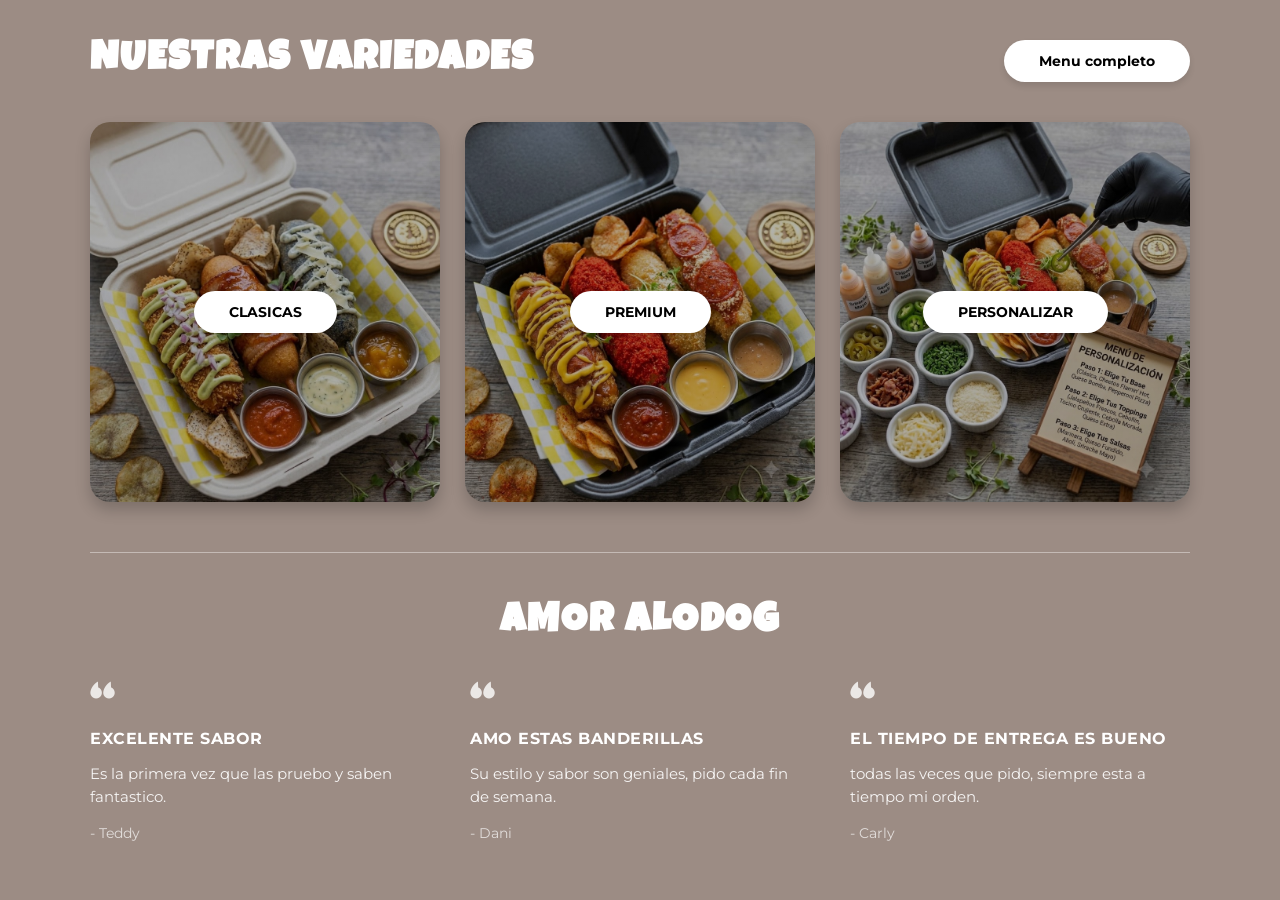
<file: seccionesIndex.html>
<!DOCTYPE html>
<html lang="es">
<head>
    <meta charset="UTF-8">
    <meta name="viewport" content="width=device-width, initial-scale=1.0">
    <title>Alodog - Nuestras Variedades</title>
    <link rel="preconnect" href="https://fonts.googleapis.com">
    <link rel="preconnect" href="https://fonts.gstatic.com" crossorigin>
    <link href="https://fonts.googleapis.com/css2?family=Luckiest+Guy&family=Montserrat:wght@400;700&display=swap" rel="stylesheet">
    <link rel="stylesheet" href="css/secciones.css">
</head>
<body>
    <section class="seccion-variedades">
        <div class="header-variedades">
            <h1>NUESTRAS VARIEDADES</h1>
            <a href="menuIndex.html" class="btn-menu">Menu completo</a>
        </div>

        <div class="contenedor-categorias">
            <div class="tarjeta-categoria" style="background-image: linear-gradient(rgba(0,0,0,0.3), rgba(0,0,0,0.3)), url('imagenes/imagen\ de\ secciones\ clasicas.jpg');">
            <span class="texto-tarjeta"></span>
            <a href="menuIndex.html#categoria-menu1" class="btn-categoria">CLASICAS</a>
            </div>

            <div class="tarjeta-categoria" style="background-image: linear-gradient(rgba(0,0,0,0.3), rgba(0,0,0,0.3)), url('imagenes/imagen\ de\ secciones\ premium.jpg');">
            <span class="texto-tarjeta"></span>
            <a href="menuIndex.html#categoria-menu2s" class="btn-categoria">PREMIUM</a>
            </div>

            <div class="tarjeta-categoria" style="background-image: linear-gradient(rgba(0,0,0,0.3), rgba(0,0,0,0.3)), url('imagenes/imagen\ de\ secciones\ personal.jpg');">
            <span class="texto-tarjeta"></span>
            <a href="menuIndex.html#categoria-menu3" class="btn-categoria">PERSONALIZAR</a>
            </div>
        </div>
    </section>

    <section class="seccion-testimonios">
        <h1 class="titulo-testimonios">AMOR ALODOG</h1>

        <div class="contenedor-testimonios">
            <div class="columna-testimonio">
            <div class="comillas">“</div>
            <h3>EXCELENTE SABOR</h3>
            <p>Es la primera vez que las pruebo y saben fantastico.</p>
            <span class="autor">- Teddy</span>
            </div>

            <div class="columna-testimonio">
            <div class="comillas">“</div>
            <h3>AMO ESTAS BANDERILLAS</h3>
            <p>Su estilo y sabor son geniales, pido cada fin de semana.</p>
            <span class="autor">- Dani</span>
            </div>

            <div class="columna-testimonio">
            <div class="comillas">“</div>
            <h3>EL TIEMPO DE ENTREGA ES BUENO</h3>
            <p>todas las veces que pido, siempre esta a tiempo mi orden.</p>
            <span class="autor">- Carly</span>
            </div>
        </div>
    </section>

</body>
</html>

    
</body>
</html>
</file>
<file: css/secciones.css>
/* ==========================================
   1. VARIABLES Y CONFIGURACIÓN GLOBAL
   ========================================== */
:root {
    --primary: #e60000;
    --bg-color: #9c8c84; /* El tono café/grisáceo de tu imagen de referencia */
    --text-light: #ffffff;
}

* {
    box-sizing: border-box;
    margin: 0;
    padding: 0;
}

body {
    background-color: var(--bg-color);
    font-family: 'Montserrat', sans-serif;
    color: var(--text-light);
    padding: 40px 20px;
    display: block; /* Quitamos el flex del body anterior para que las secciones fluyan hacia abajo */
}

h1 {
    font-family: 'Luckiest Guy', cursive; /* Mapeado al estilo "lucky guy" de tu boceto */
    font-size: 2.5rem;
    letter-spacing: 2px;
}

/* ==========================================
   2. SECCIÓN VARIEDADES (SUPERIOR)
   ========================================== */
.seccion-variedades {
    max-width: 1100px;
    margin: 0 auto 50px auto; /* Centra la sección y deja margen abajo */
}

.header-variedades {
    display: flex;
    justify-content: space-between;
    align-items: center;
    margin-bottom: 40px;
}

.btn-menu {
    background-color: var(--text-light);
    color: #000000;
    text-decoration: none;
    padding: 12px 35px;
    font-family: 'Montserrat', sans-serif;
    font-weight: bold;
    font-size: 0.9rem;
    border-radius: 30px;
    box-shadow: 0 4px 6px rgba(0, 0, 0, 0.1);
    transition: transform 0.2s, background-color 0.2s;
}

.btn-menu:hover {
    background-color: #f0f0f0;
    transform: translateY(-2px);
}

/* Contenedor de las 3 tarjetas */
.contenedor-categorias {
    display: flex;
    justify-content: space-between;
    gap: 25px;
}

.tarjeta-categoria {
    flex: 1; /* Hace que las 3 tarjetas midan exactamente lo mismo */
    height: 380px;
    background-size: cover;
    background-position: center;
    background-repeat: no-repeat;
    border-radius: 20px; /* Bordes redondeados como tu imagen */
    display: flex;
    justify-content: center;
    align-items: center;
    position: relative;
    cursor: pointer;
    transition: transform 0.3s cubic-bezier(0.175, 0.885, 0.32, 1.275);
    box-shadow: 0 8px 15px rgba(0,0,0,0.2);
}

.tarjeta-categoria:hover {
    transform: scale(1.03); /* Efecto sutil al pasar el mouse */
}

.btn-categoria {
   background-color: var(--text-light);
    color: #000000;
    text-decoration: none;
    padding: 12px 35px;
    font-family: 'Montserrat', sans-serif;
    font-weight: bold;
    font-size: 0.9rem;
    border-radius: 30px;
    box-shadow: 0 4px 6px rgba(0, 0, 0, 0.1);
    transition: transform 0.2s, background-color 0.2s;
}

/* ==========================================
   3. SECCIÓN TESTIMONIOS (INFERIOR)
   ========================================== */
.seccion-testimonios {
    max-width: 1100px;
    margin: 0 auto;
    border-top: 1px solid rgba(255, 255, 255, 0.4); /* Línea divisoria blanca y sutil de tu imagen */
    padding-top: 50px;
}

.titulo-testimonios {
    text-align: center;
    margin-bottom: 40px;
}

.contenedor-testimonios {
    display: flex;
    justify-content: space-between;
    gap: 40px;
}

.columna-testimonio {
    flex: 1;
    display: flex;
    flex-direction: column;
    align-items: flex-start; /* Alineado a la izquierda como tus textos */
}

.comillas {
    font-size: 3.5rem;
    font-family: 'Luckiest Guy', cursive;
    line-height: 1;
    margin-bottom: -10px; /* Ajuste para que no quede tan separado del título */
    color: rgba(255, 255, 255, 0.8);
}

.columna-testimonio h3 {
    font-family: 'Montserrat', sans-serif;
    font-weight: 700;
    font-size: 1rem;
    letter-spacing: 0.5px;
    margin-bottom: 15px;
}

.columna-testimonio p {
    font-family: 'Montserrat', sans-serif;
    font-size: 0.95rem;
    line-height: 1.5;
    color: rgba(255, 255, 255, 0.9);
    margin-bottom: 15px;
}

.autor {
    font-family: 'Montserrat', sans-serif;
    font-size: 0.9rem;
    color: rgba(255, 255, 255, 0.7);
}

/* ==========================================
   4. RESPONSIVE DESIGN (Para Celulares)
   ========================================== */
@media (max-width: 768px) {
    .header-variedades {
        flex-direction: column;
        gap: 20px;
        text-align: center;
    }

    .contenedor-categorias, 
    .contenedor-testimonios {
        flex-direction: column; /* Se apilan en vertical si la pantalla es chica */
        gap: 30px;
    }

    .tarjeta-categoria {
        height: 250px; /* Tarjetas más bajas en celular */
    }
}
</file>
